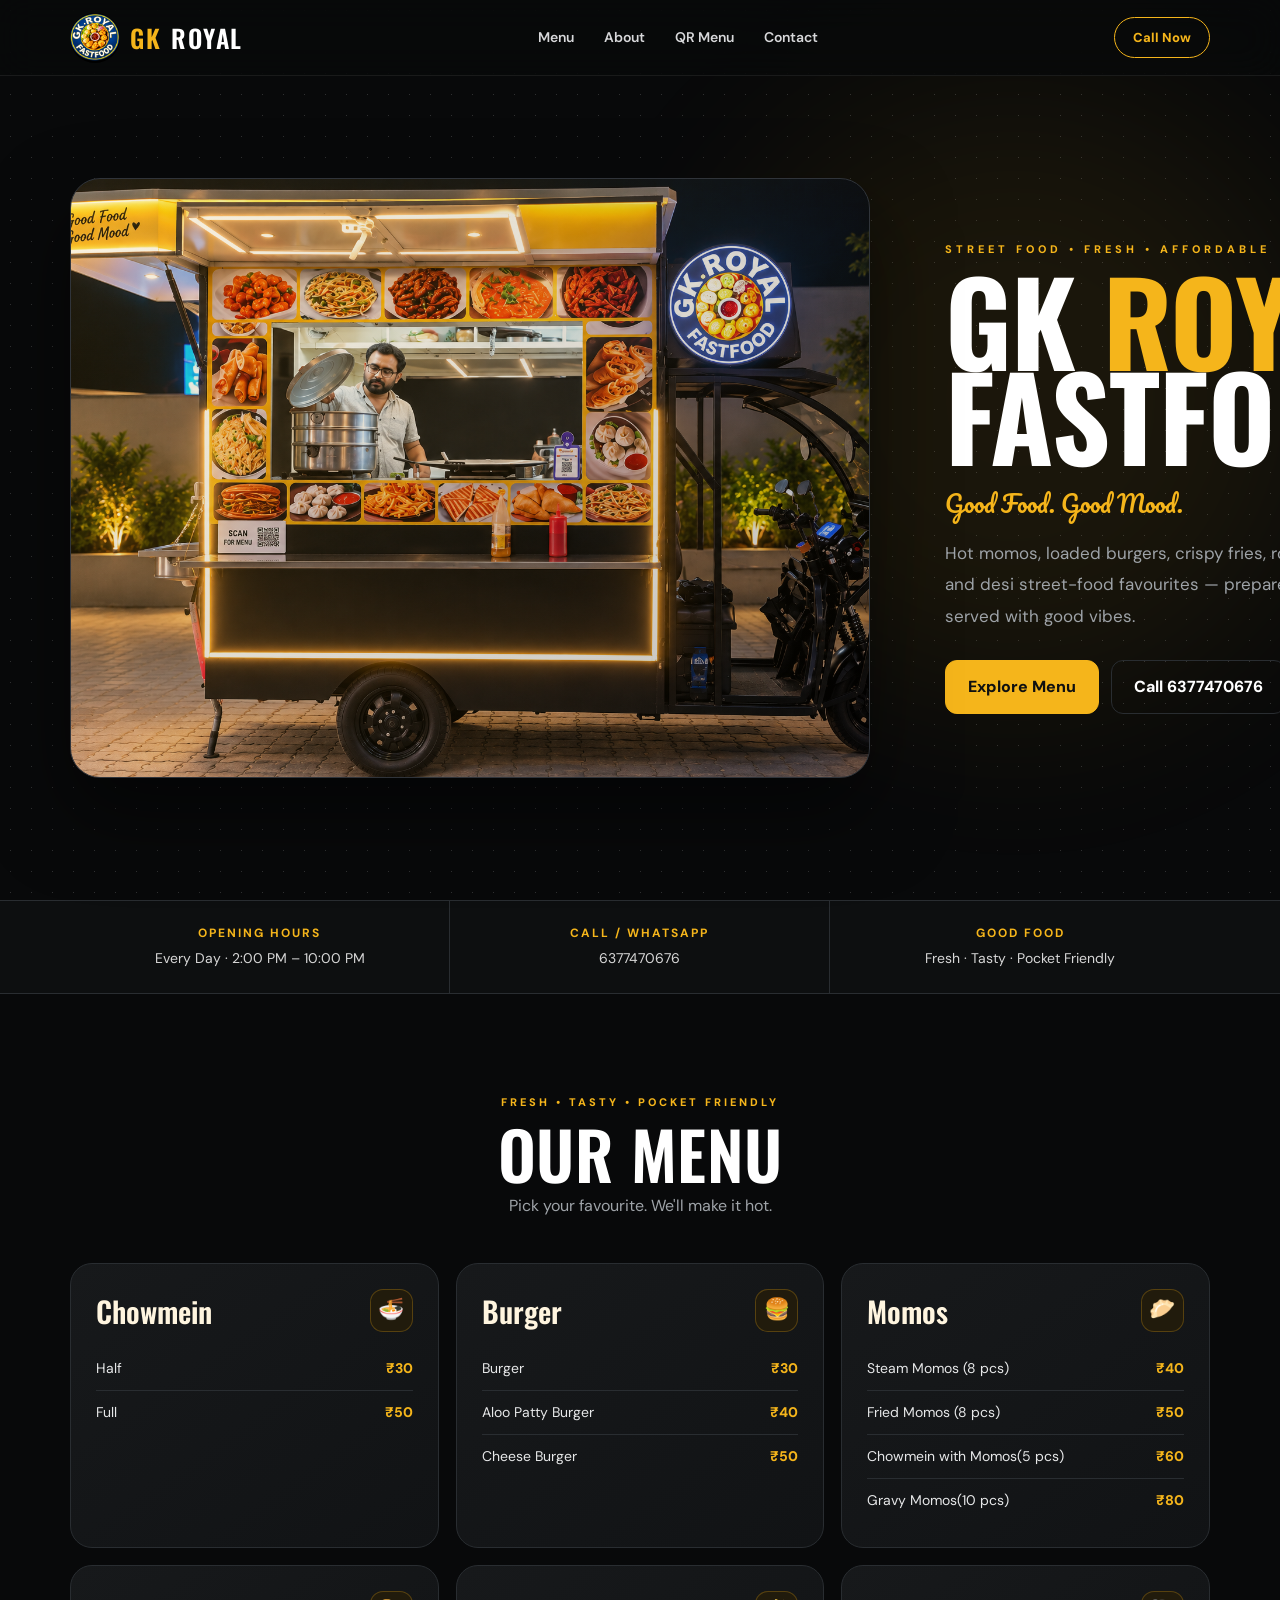
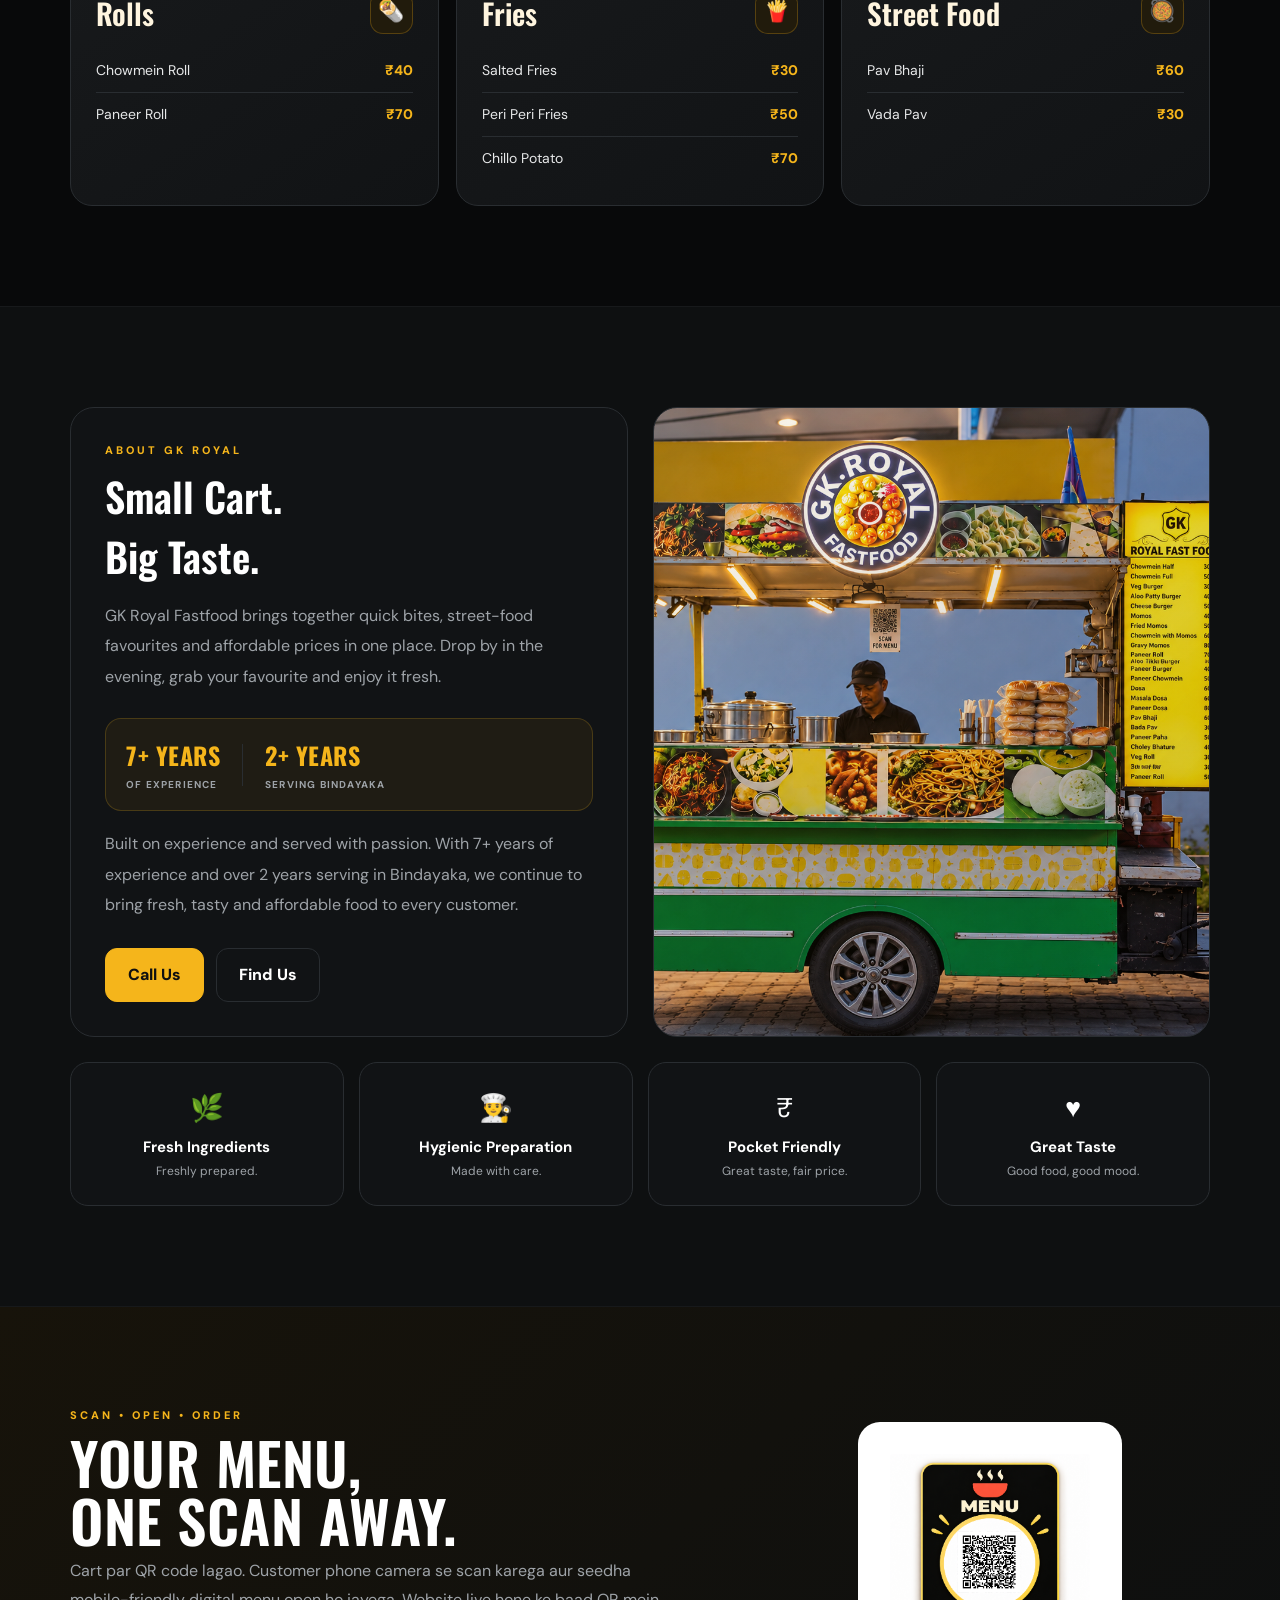
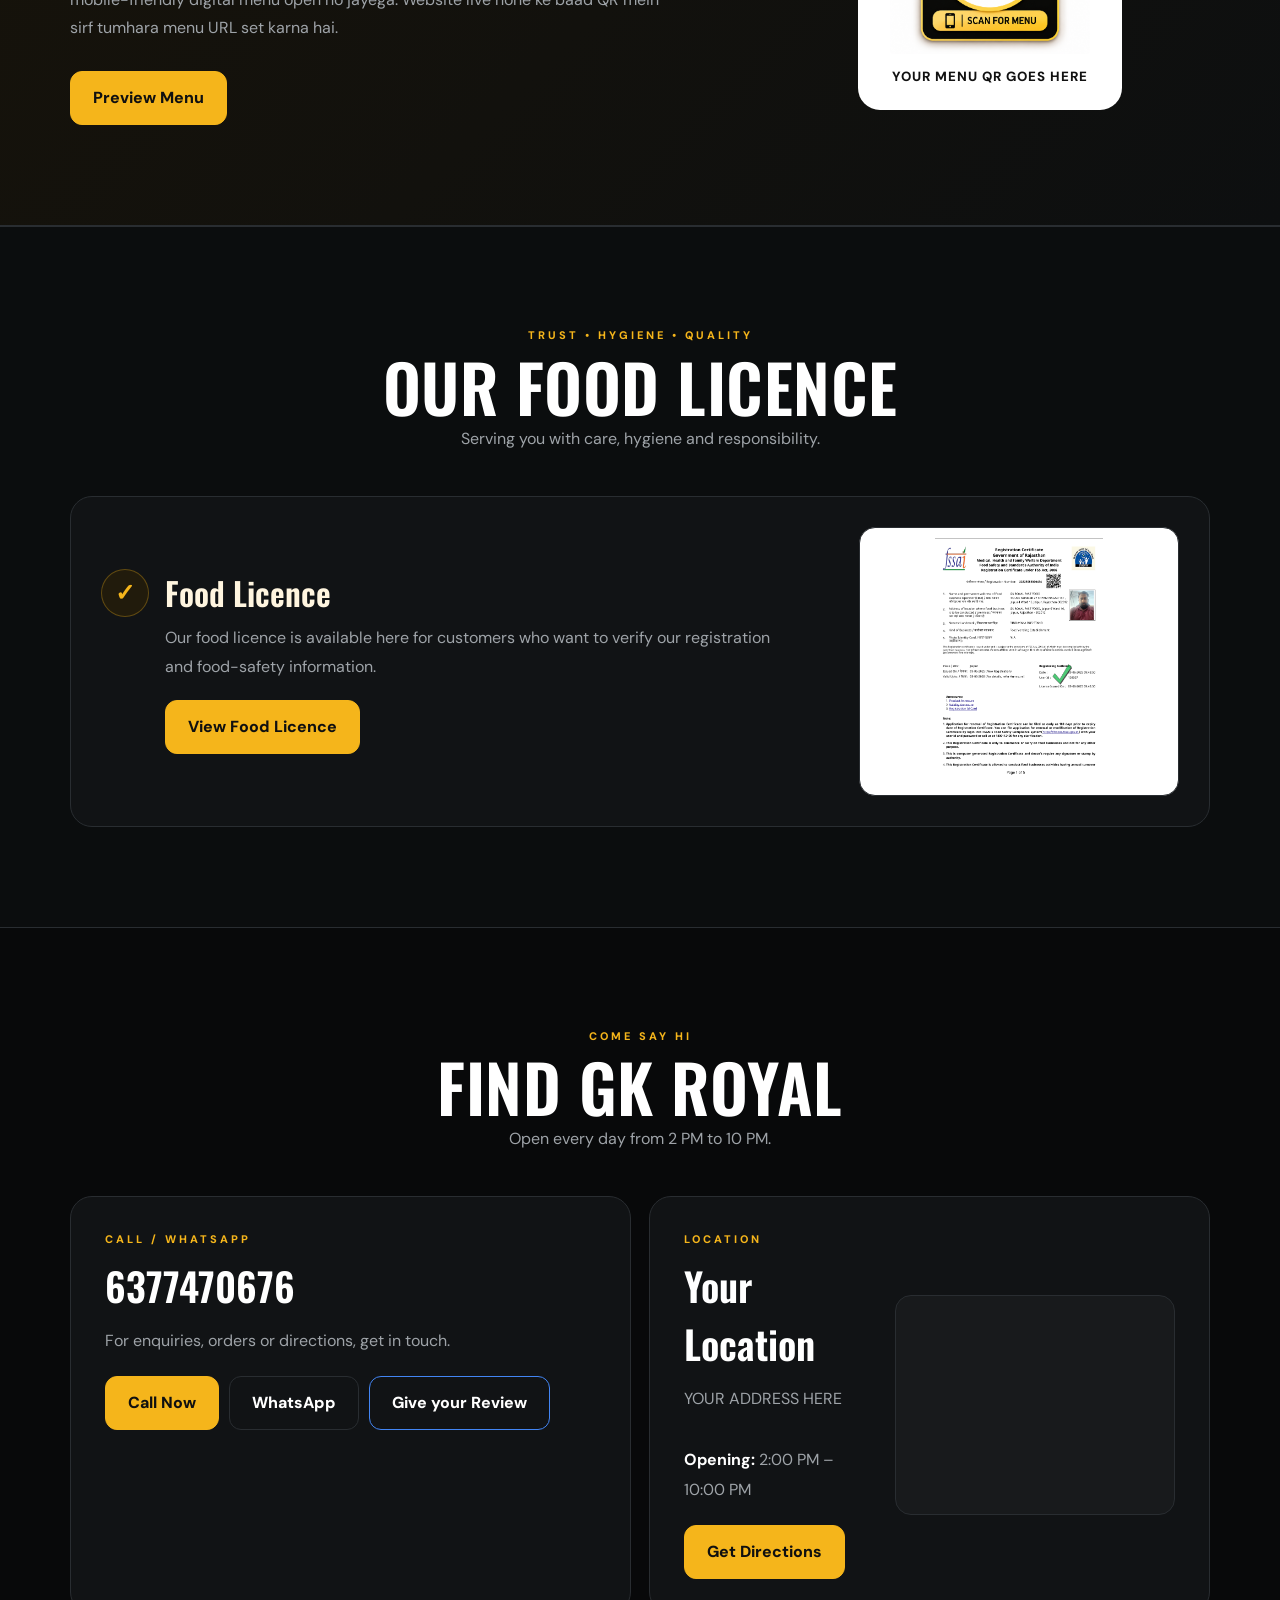
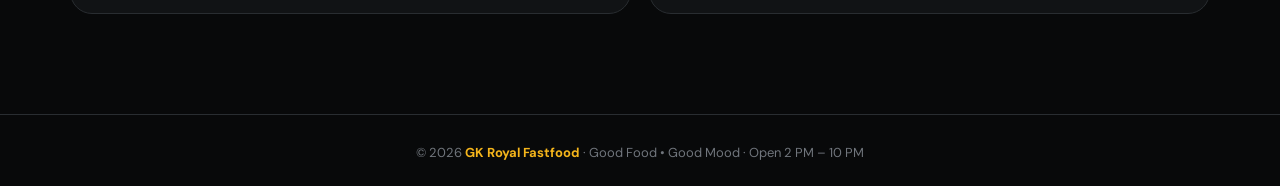
<file: index.html>
<!DOCTYPE html>
<html lang="en">

<head>
  <meta charset="UTF-8">
  <meta name="viewport" content="width=device-width, initial-scale=1.0">
  <title>GK Royal Fastfood | Good Food. Good Mood.</title>
  <meta name="description"
    content="GK Royal Fastfood — fresh, tasty and pocket-friendly street food. Open daily from 2 PM to 10 PM.">
  <link rel="preconnect" href="https://fonts.googleapis.com">
  <link rel="preconnect" href="https://fonts.gstatic.com" crossorigin>
  <link
    href="https://fonts.googleapis.com/css2?family=DM+Sans:wght@400;500;600;700&family=Oswald:wght@500;600;700&family=Pacifico&display=swap"
    rel="stylesheet">
  <link rel="stylesheet" href="index.css">
</head>

<body>
  <div class="nav">
    <div class="container nav-inner">

      <a class="brand" href="#">
        <img src="images/GK ROYAL LOGO.png" alt="GK Royal Fastfood Logo">
        <span>GK</span> ROYAL
      </a>

      <div class="nav-links">
        <a href="#menu">Menu</a>
        <a href="#about">About</a>
        <a href="#qr">QR Menu</a>
        <a href="#contact">Contact</a>
      </div>

      <a class="nav-btn" href="tel:6377470676">
        Call Now
      </a>

    </div>
  </div>

  <header class="hero">
    <div class="container hero-grid">
      <div class="hero-image" aria-label="GK Royal cart photo placeholder">
      </div>
      <div class="hero-copy">
        <div class="eyebrow">STREET FOOD • FRESH • AFFORDABLE</div>
        <h1>GK <span>ROYAL</span><br>FASTFOOD</h1>
        <div class="script">Good Food. Good Mood.</div>
        <p>Hot momos, loaded burgers, crispy fries, rolls, chowmein and desi street-food favourites — prepared fresh and
          served with good vibes.</p>
        <div class="actions"><a class="btn gold" href="menu.html">Explore Menu</a><a class="btn"
            href="tel:6377470676">Call
            6377470676</a></div>
      </div>
    </div>
  </header>

  <div class="info-strip">
    <div class="container info-grid">
      <div class="info"><b>OPENING HOURS</b><span>Every Day · 2:00 PM – 10:00 PM</span></div>
      <div class="info"><b>CALL / WHATSAPP</b><span>6377470676</span></div>
      <div class="info"><b>GOOD FOOD</b><span>Fresh · Tasty · Pocket Friendly</span></div>
    </div>
  </div>

  <section id="menu">
    <div class="container">
      <div class="section-head">
        <div class="mini">FRESH • TASTY • POCKET FRIENDLY</div>
        <h2>OUR MENU</h2>
        <p>Pick your favourite. We'll make it hot.</p>
      </div>
      <div class="menu-grid">
        <div class="menu-card">
          <div class="card-head">
            <h3>Chowmein</h3>
            <div class="icon">🍜</div>
          </div>
          <div class="item"><span>Half</span><b class="price">₹30</b></div>
          <div class="item"><span>Full</span><b class="price">₹50</b></div>
        </div>
        <div class="menu-card">
          <div class="card-head">
            <h3>Burger</h3>
            <div class="icon">🍔</div>
          </div>
          <div class="item"><span>Burger</span><b class="price">₹30</b></div>
          <div class="item"><span>Aloo Patty Burger</span><b class="price">₹40</b></div>
          <div class="item"><span>Cheese Burger</span><b class="price">₹50</b></div>
        </div>
        <div class="menu-card">
          <div class="card-head">
            <h3>Momos</h3>
            <div class="icon">🥟</div>
          </div>
          <div class="item"><span>Steam Momos (8 pcs)</span><b class="price">₹40</b></div>
          <div class="item"><span>Fried Momos (8 pcs)</span><b class="price">₹50</b></div>
          <div class="item"><span>Chowmein with Momos(5 pcs)</span><b class="price">₹60</b></div>
          <div class="item"><span>Gravy Momos(10 pcs)</span><b class="price">₹80</b></div>
        </div>
        <div class="menu-card">
          <div class="card-head">
            <h3>Rolls</h3>
            <div class="icon">🌯</div>
          </div>
          <div class="item"><span>Chowmein Roll</span><b class="price">₹40</b></div>
          <div class="item"><span>Paneer Roll</span><b class="price">₹70</b></div>
        </div>
        <div class="menu-card">
          <div class="card-head">
            <h3>Fries</h3>
            <div class="icon">🍟</div>
          </div>
          <div class="item"><span>Salted Fries</span><b class="price">₹30</b></div>
          <div class="item"><span>Peri Peri Fries</span><b class="price">₹50</b></div>
           <div class="item"><span>Chillo Potato</span><b class="price">₹70</b></div>
        </div>
        <div class="menu-card">
          <div class="card-head">
            <h3>Street Food</h3>
            <div class="icon">🥘</div>
          </div>
          <div class="item"><span>Pav Bhaji</span><b class="price">₹60</b></div>
          <div class="item"><span>Vada Pav</span><b class="price">₹30</b></div>
        </div>
      </div>
    </div>
  </section>

  <section class="about" id="about">
    <div class="container">
      <div class="about-grid">
        <div class="story">
          <div class="mini">ABOUT GK ROYAL</div>
          <h3>Small Cart.<br>Big Taste.</h3>
          <p>GK Royal Fastfood brings together quick bites, street-food favourites and affordable prices in one place.
            Drop by in the evening, grab your favourite and enjoy it fresh.</p>
          <div class="journey-highlight">
            <div class="journey-item">
              <strong>7+ YEARS</strong>
              <span>OF EXPERIENCE</span>
            </div>

            <div class="journey-divider"></div>

            <div class="journey-item">
              <strong>2+ YEARS</strong>
              <span>SERVING BINDAYAKA</span>
            </div>
          </div>

          <p class="journey-text">
            Built on experience and served with passion. With 7+ years of experience
            and over 2 years serving in Bindayaka, we continue to bring fresh, tasty
            and affordable food to every customer.
          </p>
          <div class="actions"><a class="btn gold" href="tel:6377470676">Call Us</a><a class="btn" href="#contact">Find
              Us</a></div>
        </div>
        <div class="gallery-placeholder"></div>
      </div>
      <div class="features">
        <div class="feature">
          <div class="ico">🌿</div>
          <h4>Fresh Ingredients</h4>
          <p>Freshly prepared.</p>
        </div>
        <div class="feature">
          <div class="ico">👨‍🍳</div>
          <h4>Hygienic Preparation</h4>
          <p>Made with care.</p>
        </div>
        <div class="feature">
          <div class="ico">₹</div>
          <h4>Pocket Friendly</h4>
          <p>Great taste, fair price.</p>
        </div>
        <div class="feature">
          <div class="ico">♥</div>
          <h4>Great Taste</h4>
          <p>Good food, good mood.</p>
        </div>
      </div>
    </div>
  </section>

  <section class="qr-section" id="qr">
    <div class="container qr-grid">
      <div class="qr-copy">
        <div class="mini">SCAN • OPEN • ORDER</div>
        <h2>YOUR MENU,<br>ONE SCAN AWAY.</h2>
        <p>Cart par QR code lagao. Customer phone camera se scan karega aur seedha mobile-friendly digital menu open ho
          jayega. Website live hone ke baad QR mein sirf tumhara menu URL set karna hai.</p>
        <div class="actions"><a class="btn gold" href="#menu">Preview Menu</a></div>
      </div>
      <div class="qr-card">
        <div class="qr-box">
          <img src="images/GK Royal final menu.png" alt="GK Royal Menu QR">
        </div><small>YOUR MENU QR GOES HERE</small>
      </div>
    </div>
  </section>

  <section class="license-section" id="license">
    <div class="container">
      <div class="section-head">
        <div class="mini">TRUST • HYGIENE • QUALITY</div>
        <h2>OUR FOOD LICENCE</h2>
        <p>Serving you with care, hygiene and responsibility.</p>
      </div>

      <div class="license-card">
        <div class="license-copy">
          <div class="license-icon">✓</div>
          <div>
            <h3>Food Licence</h3>
            <p>
              Our food licence is available here for customers who want to
              verify our registration and food-safety information.
            </p>
            <div class="license-actions">
              <a class="btn gold" href="document/Gk Royal licence.pdf" target="_blank" rel="noopener">
                View Food Licence
              </a>
            </div>
          </div>
        </div>

        <div class="license-image">
          <img src="images/Food licence.png" alt="GK Royal Fastfood Food Licence">
        </div>
      </div>
    </div>
  </section>

  <section id="contact">
    <div class="container">
      <div class="section-head">
        <div class="mini">COME SAY HI</div>
        <h2>FIND GK ROYAL</h2>
        <p>Open every day from 2 PM to 10 PM.</p>
      </div>
      <div class="contact-grid">
        <div class="contact-card">
          <div class="mini">CALL / WHATSAPP</div>
          <h3>6377470676</h3>
          <p>For enquiries, orders or directions, get in touch.</p>
          <div class="contact-actions"><a class="btn gold" href="tel:6377470676">Call Now</a><a class="btn"
              href="https://wa.me/916377470676">WhatsApp</a><a class="btn review-btn"
              href="https://www.google.com/search?hl=en-IN&gl=in&q=GK+royal+fast+food,+Sivar+Mood,+D+Mart,+Sirsi+Rd,+Bindayaka,+Jaipur,+Jaipur+Nagar+Nigam+Area,+Rajasthan+302012&ludocid=14726563156544121997&lsig=AB86z5VVkem6lqxUvRFKSVukBQHG#lrd=0x396c4d1aeb3c0827:0xcc5f432a8c2aec8d,3 "
              target="_blank" rel="noopener">Give your Review</a></div>
        </div>
        <div class="contact-card location-card">

          <div class="location-content">
            <div class="mini">LOCATION</div>

            <h3>Your Location</h3>

            <p>
              YOUR ADDRESS HERE
              <br><br>
              <strong style="color:#fff">Opening:</strong>
              2:00 PM – 10:00 PM
            </p>

            <div class="contact-actions">
              <a class="btn gold" href="https://maps.app.goo.gl/VFxwfspVwve5857P8">
                Get Directions
              </a>
            </div>
          </div>

          <div class="map-container">
            <iframe
              src="https://www.google.com/maps/embed?pb=!1m14!1m12!1m3!1d282.5570918951624!2d75.65954008421873!3d26.921258793442814!2m3!1f0!2f0!3f0!3m2!1i1024!2i768!4f13.1!5e1!3m2!1sen!2sin!4v1789935659022!5m2!1sen!2sin"
              width="600" height="450" style="border:0;" allowfullscreen="" loading="lazy"
              referrerpolicy="strict-origin-when-cross-origin"></iframe>
          </div>

        </div>
      </div>
    </div>
  </section>



  <footer>© 2026 <b>GK Royal Fastfood</b> · Good Food • Good Mood · Open 2 PM – 10 PM</footer>
</body>

</html>
</file>
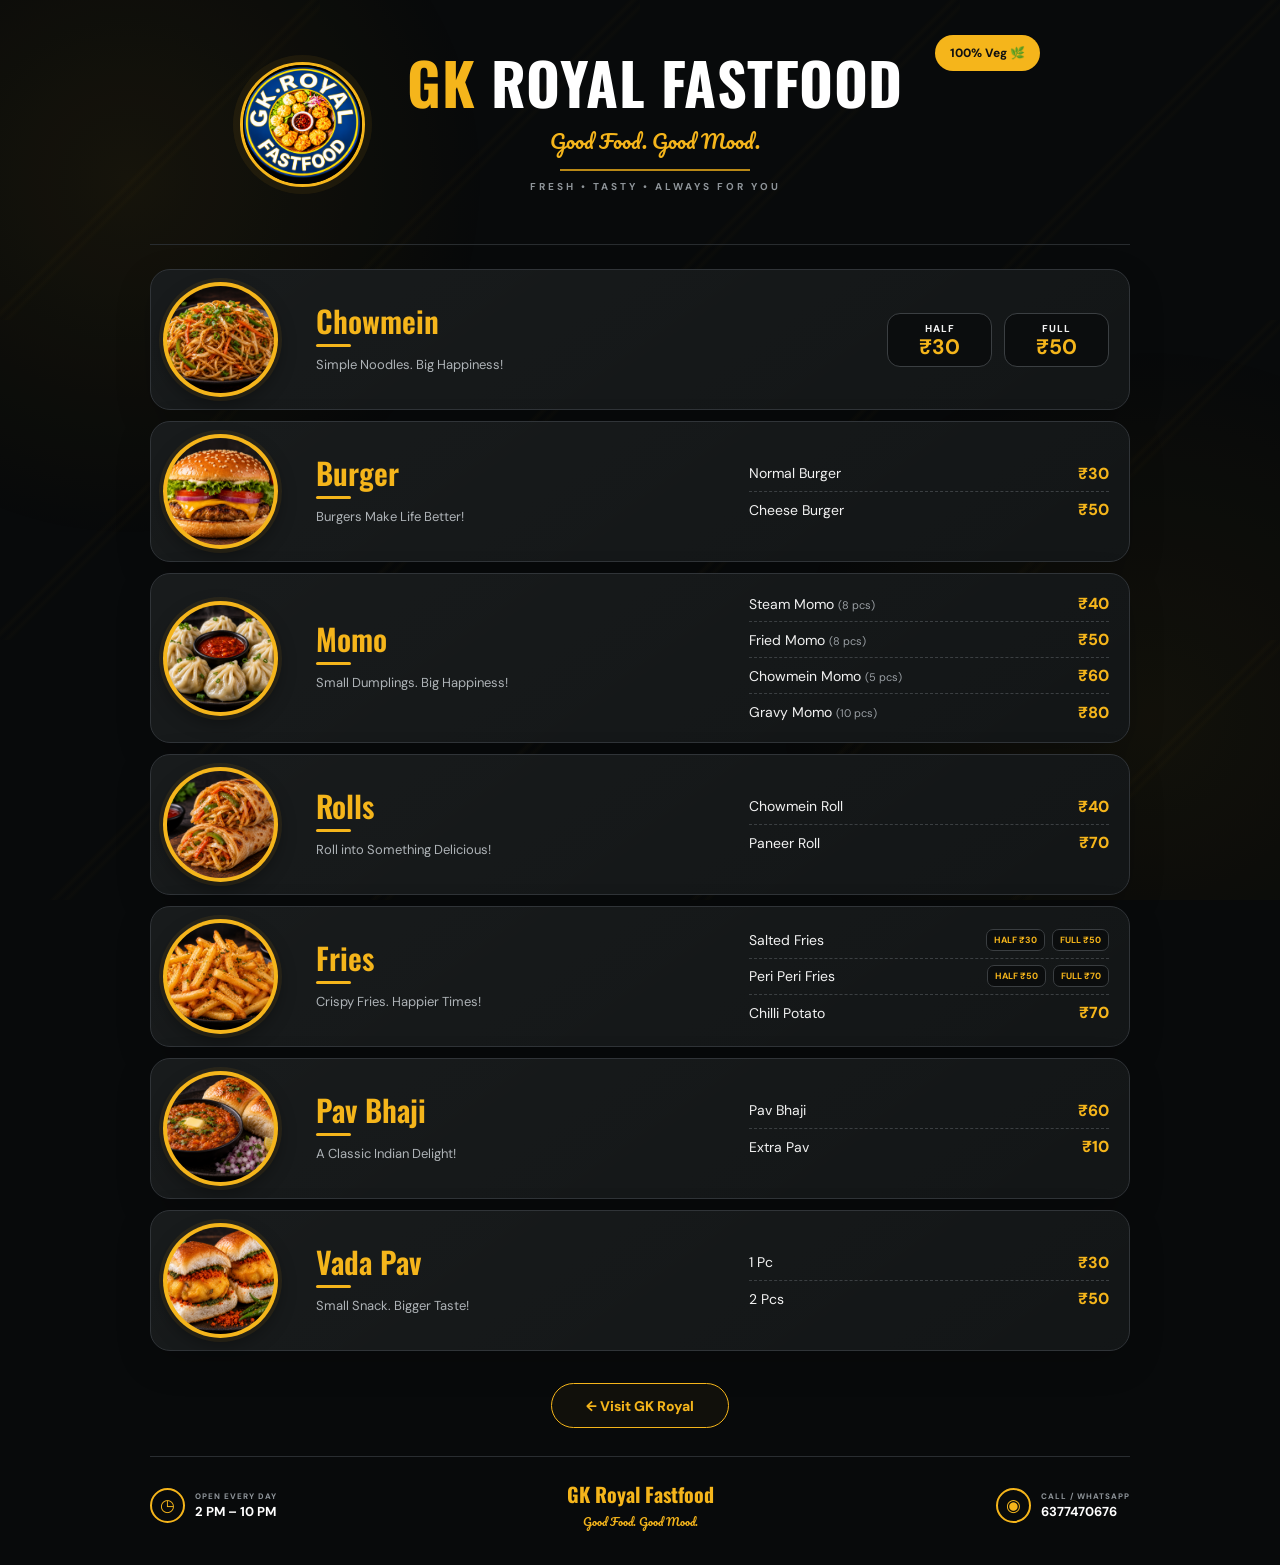
<file: menu.html>
<!DOCTYPE html>
<html lang="en">
<head>
    <meta charset="UTF-8">
    <meta name="viewport" content="width=device-width, initial-scale=1">
    <title>GK Royal | Digital Menu</title>

    <link rel="preconnect" href="https://fonts.googleapis.com">
    <link rel="preconnect" href="https://fonts.gstatic.com" crossorigin>
    <link href="https://fonts.googleapis.com/css2?family=DM+Sans:wght@400;500;600;700;800&family=Oswald:wght@500;600;700&family=Pacifico&display=swap" rel="stylesheet">

    <link rel="stylesheet" href="menu.css">
</head>

<body>
<div class="page">

    <header class="menu-header">
        <div class="brand-logo-wrap">
            <img class="logo" src="images/GK ROYAL LOGO.png" alt="GK Royal Fastfood">
        </div>

        <div class="brand-copy">
            <h1><span>GK</span> ROYAL FASTFOOD</h1>
            <p class="tag">Good Food. Good Mood.</p>
            <div class="header-line"></div>
            <p class="sub-tag">FRESH • TASTY • ALWAYS FOR YOU</p>
        </div>

        <div class="veg-badge">100% Veg <span>🌿</span></div>
    </header>

    <main class="menu">

        <!-- CHOWMEIN -->
        <section class="menu-card">
            <div class="food-image">
                <img src="images/Chowmin.png" alt="Chowmein">
            </div>

            <div class="category">
                <h2>Chowmein</h2>
                <p class="category-tag">Simple Noodles. Big Happiness!</p>
            </div>

            <div class="items size-items">
                <div class="size-price">
                    <span>HALF</span>
                    <strong>₹30</strong>
                </div>
                <div class="size-price">
                    <span>FULL</span>
                    <strong>₹50</strong>
                </div>
            </div>
        </section>

        <!-- BURGER -->
        <section class="menu-card">
            <div class="food-image">
                <img src="images/Burger.png" alt="Burger">
            </div>

            <div class="category">
                <h2>Burger</h2>
                <p class="category-tag">Burgers Make Life Better!</p>
            </div>

            <div class="items">
                <div class="item-row">
                    <span>Normal Burger</span>
                    <strong>₹30</strong>
                </div>
                <div class="item-row">
                    <span>Cheese Burger</span>
                    <strong>₹50</strong>
                </div>
            </div>
        </section>

        <!-- MOMO -->
        <section class="menu-card">
            <div class="food-image">
                <img src="images/MOMO.png" alt="Momo">
            </div>

            <div class="category">
                <h2>Momo</h2>
                <p class="category-tag">Small Dumplings. Big Happiness!</p>
            </div>

            <div class="items">
                <div class="item-row">
                    <span>Steam Momo <small>(8 pcs)</small></span>
                    <strong>₹40</strong>
                </div>
                <div class="item-row">
                    <span>Fried Momo <small>(8 pcs)</small></span>
                    <strong>₹50</strong>
                </div>
                <div class="item-row">
                    <span>Chowmein Momo <small>(5 pcs)</small></span>
                    <strong>₹60</strong>
                </div>
                <div class="item-row">
                    <span>Gravy Momo <small>(10 pcs)</small></span>
                    <strong>₹80</strong>
                </div>
            </div>
        </section>

        <!-- ROLLS -->
        <section class="menu-card">
            <div class="food-image">
                <img src="images/Roll.png" alt="Rolls">
            </div>

            <div class="category">
                <h2>Rolls</h2>
                <p class="category-tag">Roll into Something Delicious!</p>
            </div>

            <div class="items">
                <div class="item-row">
                    <span>Chowmein Roll</span>
                    <strong>₹40</strong>
                </div>
                <div class="item-row">
                    <span>Paneer Roll</span>
                    <strong>₹70</strong>
                </div>
            </div>
        </section>

        <!-- FRIES -->
        <section class="menu-card">
            <div class="food-image">
                <img src="images/Fries.png" alt="Fries">
            </div>

            <div class="category">
                <h2>Fries</h2>
                <p class="category-tag">Crispy Fries. Happier Times!</p>
            </div>

            <div class="items fries-items">
                <div class="item-row">
                    <span>Salted Fries</span>
                    <div class="mini-prices">
                        <b>HALF ₹30</b>
                        <b>FULL ₹50</b>
                    </div>
                </div>
                <div class="item-row">
                    <span>Peri Peri Fries</span>
                    <div class="mini-prices">
                        <b>HALF ₹50</b>
                        <b>FULL ₹70</b>
                    </div>
                </div>
                <div class="item-row">
                    <span>Chilli Potato</span>
                    <strong>₹70</strong>
                </div>
            </div>
        </section>

        <!-- PAV BHAJI -->
        <section class="menu-card">
            <div class="food-image">
                <img src="images/Pav Bhaji.png" alt="Pav Bhaji">
            </div>

            <div class="category">
                <h2>Pav Bhaji</h2>
                <p class="category-tag">A Classic Indian Delight!</p>
            </div>

            <div class="items">
                <div class="item-row">
                    <span>Pav Bhaji</span>
                    <strong>₹60</strong>
                </div>
                <div class="item-row">
                    <span>Extra Pav</span>
                    <strong>₹10</strong>
                </div>
            </div>
        </section>

        <!-- VADA PAV -->
        <section class="menu-card">
            <div class="food-image">
                <img src="images/Vada Pav.png" alt="Vada Pav">
            </div>

            <div class="category">
                <h2>Vada Pav</h2>
                <p class="category-tag">Small Snack. Bigger Taste!</p>
            </div>

            <div class="items">
                <div class="item-row">
                    <span>1 Pc</span>
                    <strong>₹30</strong>
                </div>
                <div class="item-row">
                    <span>2 Pcs</span>
                    <strong>₹50</strong>
                </div>
            </div>
        </section>

    </main>

    <div class="back-home">
        <a href="index.html">← Visit GK Royal</a>
    </div>

    <footer>
        <div class="footer-box">
            <div class="footer-item">
                <span class="footer-icon">◷</span>
                <div>
                    <small>OPEN EVERY DAY</small>
                    <strong>2 PM – 10 PM</strong>
                </div>
            </div>

            <div class="footer-brand">
                <strong>GK Royal Fastfood</strong>
                <span>Good Food. Good Mood.</span>
            </div>

            <div class="footer-item">
                <span class="footer-icon">◉</span>
                <div>
                    <small>CALL / WHATSAPP</small>
                    <strong>6377470676</strong>
                </div>
            </div>
        </div>
    </footer>

</div>
</body>
</html>
</file>
<file: index.css>
:root {
    --bg: #08090a;
    --panel: #111315;
    --panel2: #17191b;
    --gold: #f5b51b;
    --gold2: #ffd96a;
    --cream: #fff5df;
    --muted: #9ea3a8;
    --line: #292d31
}

* {
    box-sizing: border-box;
    margin: 0;
    padding: 0
}

html {
    scroll-behavior: smooth
}

body {
    font-family: "DM Sans", sans-serif;
    background: var(--bg);
    color: #fff;
    line-height: 1.5;
    overflow-x: hidden
}

body:before {
    content: "";
    position: fixed;
    inset: 0;
    pointer-events: none;
    z-index: -1;
    opacity: .16;
    background-image: radial-gradient(#fff .65px, transparent .65px);
    background-size: 21px 21px
}

a {
    text-decoration: none;
    color: inherit
}

.container {
    width: min(1140px, 92%);
    margin: auto
}

.nav {
    height: 76px;
    position: fixed;
    inset: 0 0 auto;
    z-index: 100;
    background: rgba(8, 9, 10, .78);
    backdrop-filter: blur(18px);
    border-bottom: 1px solid rgba(255, 255, 255, .07)
}

.nav-inner {
    height: 100%;
    display: flex;
    align-items: center;
    justify-content: space-between
}

.brand {
    display: flex;
    align-items: center;
    gap: 10px;

    font: 600 25px Oswald, sans-serif;
    letter-spacing: 1.5px;

    white-space: nowrap;
}

.brand img {
    width: 50px;
    height: 50px;

    object-fit: contain;
    border-radius: 50%;

    flex-shrink: 0;
}

.brand span {
    color: var(--gold);
}

.nav-links {
    display: flex;
    gap: 30px;
    font-size: 14px;
    font-weight: 600;
    color: #d7d8da
}

.nav-links a {
    transition: .2s
}

.nav-links a:hover {
    color: var(--gold)
}

.nav-btn {
    padding: 10px 18px;
    border: 1px solid var(--gold);
    border-radius: 999px;
    color: var(--gold);
    font-size: 13px;
    font-weight: 800
}

.hero {
    min-height: 100vh;
    padding: 135px 0 80px;
    position: relative;
    display: flex;
    align-items: center
}

.hero:after {
    content: "";
    position: absolute;
    width: 620px;
    height: 620px;
    border-radius: 50%;
    background: var(--gold);
    opacity: .08;
    filter: blur(100px);
    left: 55%;
    top: 10%;
    z-index: -1
}

.hero-grid {
    display: grid;
    grid-template-columns: 1.02fr .98fr;
    gap: 75px;
    align-items: center
}

.hero-image {
    height: 600px;
    width: 800px;
    border-radius: 30px;
    border: 1px solid #30343a;
    background:
        linear-gradient(135deg, rgba(245, 181, 27, .12), rgba(0, 0, 0, .25)),
        url("images/Cart1.png") center/cover no-repeat;
    box-shadow: 0 35px 80px rgba(0, 0, 0, .5);
    position: relative;
    overflow: hidden
}

.hero-image:after {
    position: absolute;
    inset: auto 20px 20px auto;
    background: rgba(0, 0, 0, .72);
    border: 1px solid rgba(255, 255, 255, .12);
    border-radius: 999px;
    padding: 8px 13px;
    color: #aaa;
    font-size: 10px;
    letter-spacing: 2px
}

.eyebrow {
    color: var(--gold);
    font-size: 11px;
    font-weight: 800;
    letter-spacing: 4px;
    margin-bottom: 15px
}

h1 {
    font: 700 clamp(70px, 9vw, 118px)/.82 Oswald, sans-serif;
    letter-spacing: -1px
}

h1 span {
    color: var(--gold)
}

.script {
    font: 23px Pacifico, cursive;
    color: var(--gold);
    margin: 22px 0 15px
}

.hero-copy>p {
    max-width: 540px;
    color: var(--muted);
    font-size: 17px;
    line-height: 1.85
}

.actions {
    display: flex;
    gap: 12px;
    flex-wrap: wrap;
    margin-top: 28px
}

.btn {
    padding: 14px 22px;
    border-radius: 12px;
    border: 1px solid var(--line);
    font-weight: 800;
    transition: .22s
}

.btn.gold {
    background: var(--gold);
    border-color: var(--gold);
    color: #101010
}

.btn:hover {
    transform: translateY(-3px);
    box-shadow: 0 12px 28px rgba(245, 181, 27, .14)
}

.info-strip {
    border-top: 1px solid var(--line);
    border-bottom: 1px solid var(--line);
    background: #0d0f10
}

.info-grid {
    display: grid;
    grid-template-columns: repeat(3, 1fr)
}

.info {
    padding: 23px;
    text-align: center;
    border-right: 1px solid var(--line)
}

.info:last-child {
    border: 0
}

.info b {
    display: block;
    color: var(--gold);
    font-size: 12px;
    letter-spacing: 2px;
    margin-bottom: 4px
}

.info span {
    color: #d7d7d7;
    font-size: 14px
}

section {
    padding: 100px 0
}

.section-head {
    text-align: center;
    margin-bottom: 45px
}

.mini {
    color: var(--gold);
    font-size: 11px;
    font-weight: 800;
    letter-spacing: 3px
}

h2 {
    font: 600 clamp(46px, 6vw, 66px)/1 Oswald, sans-serif;
    margin: 9px 0 8px;
    letter-spacing: .5px
}

.section-head p {
    color: var(--muted)
}

.menu-grid {
    display: grid;
    grid-template-columns: repeat(3, 1fr);
    gap: 17px
}

.menu-card {
    background: linear-gradient(145deg, var(--panel2), var(--panel));
    border: 1px solid var(--line);
    border-radius: 22px;
    padding: 25px;
    transition: .25s
}

.menu-card:hover {
    transform: translateY(-4px);
    border-color: rgba(245, 181, 27, .55)
}

.card-head {
    display: flex;
    align-items: center;
    justify-content: space-between;
    margin-bottom: 15px
}

.card-head h3 {
    font: 600 29px Oswald, sans-serif;
    color: var(--cream)
}

.icon {
    height: 43px;
    width: 43px;
    display: grid;
    place-items: center;
    background: #211b0c;
    border: 1px solid rgba(245, 181, 27, .25);
    border-radius: 13px;
    font-size: 21px
}

.item {
    display: flex;
    justify-content: space-between;
    gap: 15px;
    padding: 11px 0;
    border-bottom: 1px solid #292d31;
    font-size: 14px;
    color: #e7e8e9
}

.item:last-child {
    border-bottom: 0
}

.price {
    color: var(--gold);
    font-weight: 800
}

.about {
    background: #0e1011;
    border-top: 1px solid #17191b;
    border-bottom: 1px solid #17191b
}

.about-grid {
    display: grid;
    grid-template-columns: 1fr 1fr;
    gap: 25px;
    align-items: stretch
}

.story,
.gallery-placeholder {
    background: var(--panel);
    border: 1px solid var(--line);
    border-radius: 24px;
    padding: 34px
}

.story h3 {
    font: 600 40px Oswald, sans-serif;
    margin: 8px 0 15px
}

.story p {
    color: var(--muted);
    line-height: 1.9
}

.gallery-placeholder {
    min-height: 320px;
    background:
        linear-gradient(135deg, rgba(245, 181, 27, .08), rgba(0, 0, 0, .2)),
        url("images/Cart2.png") center/cover no-repeat;
    display: flex;
    align-items: end
}

.features {
    display: grid;
    grid-template-columns: repeat(4, 1fr);
    gap: 15px;
    margin-top: 25px
}

.feature {
    background: var(--panel);
    border: 1px solid var(--line);
    border-radius: 18px;
    padding: 25px 15px;
    text-align: center
}

.feature .ico {
    font-size: 27px;
    margin-bottom: 7px
}

.feature h4 {
    font-size: 15px
}

.feature p {
    font-size: 12px;
    color: var(--muted);
    margin-top: 4px
}

.qr-section {
    background: linear-gradient(135deg, #17130a, #0d0f10);
    border-bottom: 1px solid var(--line)
}

.qr-grid {
    display: grid;
    grid-template-columns: 1.2fr .8fr;
    gap: 40px;
    align-items: center
}

.qr-copy h2 {
    font-size: 58px
}

.qr-copy p {
    color: var(--muted);
    max-width: 600px;
    line-height: 1.8
}

.qr-card {
    background: #fff;
    color: #111;
    padding: 22px;
    border-radius: 22px;
    max-width: 280px;
    text-align: center;
    justify-self: center
}

.qr-box {
    display: flex;
    justify-content: center;
    align-items: center;
}

.qr-box img {
    width: 220px;
    height: 220px;
    object-fit: contain;
    border-radius: 14px;
    background: #fff;
    padding: 10px;
}

.qr-card small {
    font-weight: 800;
    letter-spacing: 1px
}

.contact-grid {
    display: grid;
    grid-template-columns: 1fr 1fr;
    gap: 18px
}

.contact-card {
    background: var(--panel);
    border: 1px solid var(--line);
    border-radius: 22px;
    padding: 34px
}

.contact-card h3 {
    font: 600 39px Oswald, sans-serif;
    margin: 8px 0 12px
}

.contact-card p {
    color: var(--muted);
    line-height: 1.9
}

.contact-actions {
    display: flex;
    gap: 10px;
    flex-wrap: wrap;
    margin-top: 20px
}

.location-card {
    display: grid;
    grid-template-columns: 1fr 280px;
    gap: 25px;
    align-items: center;
}

.location-content {
    min-width: 0;
}

.map-container {
    width: 100%;
    height: 220px;
    border-radius: 16px;
    overflow: hidden;
    border: 1px solid var(--line);
    background: #181a1c;
}

.map-container iframe {
    width: 100%;
    height: 100%;
    display: block;
    border: 0;
}

footer {
    border-top: 1px solid var(--line);
    padding: 28px;
    text-align: center;
    color: #70757c;
    font-size: 13px
}

footer b {
    color: var(--gold)
}

@media(max-width:900px) {
    .hero-grid {
        grid-template-columns: 1fr;
        gap: 35px
    }

    .hero-image {
        height: 430px
    }

    .hero-copy {
        text-align: center
    }

    .hero-copy>p {
        margin: auto
    }

    .actions {
        justify-content: center
    }

    .menu-grid {
        grid-template-columns: 1fr 1fr
    }

    .about-grid,
    .qr-grid,
    .contact-grid {
        grid-template-columns: 1fr
    }

    .qr-copy {
        text-align: center
    }

    .qr-copy p {
        margin: auto
    }

    .qr-card {
        justify-self: center
    }

    .features {
        grid-template-columns: 1fr 1fr
    }
}

@media(max-width:600px) {
    .nav-links {
        display: none
    }

    .nav-btn {
        padding: 9px 13px
    }

    .info-grid {
        grid-template-columns: 1fr
    }

    .info {
        border-right: 0;
        border-bottom: 1px solid var(--line)
    }

    .info:last-child {
        border: 0
    }

    .menu-grid {
        grid-template-columns: 1fr
    }

    .hero {
        padding-top: 105px
    }

    .hero-image {
        height: 350px
    }

    h1 {
        font-size: 70px
    }

    .script {
        font-size: 20px
    }

    .features {
        grid-template-columns: 1fr 1fr
    }

    .story,
    .gallery-placeholder {
        padding: 24px
    }
}

/* =========================================================
   GK ROYAL — FINAL RESPONSIVE SYSTEM
   Mobile-first refinements for Android, iPhone and tablets
   ========================================================= */

html {
    -webkit-text-size-adjust: 100%;
    text-size-adjust: 100%;
    overflow-x: hidden;
}

body {
    width: 100%;
    min-width: 0;
    overflow-x: hidden;
    -webkit-tap-highlight-color: transparent;
}

img,
video,
svg {
    max-width: 100%;
    height: auto;
}

button,
a,
input,
textarea,
select {
    font: inherit;
}

a,
button {
    touch-action: manipulation;
}

/* ---------- 1200px and below ---------- */
@media (max-width: 1200px) {
    .container {
        width: min(94%, 1080px);
    }

    .hero-grid {
        gap: 45px;
    }

    .hero-image {
        width: 100%;
        height: 560px;
    }
}

/* ---------- 1024px and below ---------- */
@media (max-width: 1024px) {
    .container {
        width: min(94%, 960px);
    }

    .hero {
        padding: 120px 0 65px;
    }

    .hero-grid {
        gap: 38px;
    }

    h1 {
        font-size: clamp(62px, 8vw, 92px);
    }

    .hero-image {
        height: 500px;
    }

    .menu-grid {
        grid-template-columns: repeat(2, minmax(0, 1fr));
    }
}

/* ---------- 900px and below ---------- */
@media (max-width: 900px) {
    .hero-grid {
        grid-template-columns: 1fr;
        gap: 32px;
    }

    .hero-image {
        width: 100%;
        height: min(58vw, 440px);
        min-height: 310px;
        max-height: 440px;
    }

    .hero-copy {
        text-align: center;
        max-width: 700px;
        margin: 0 auto;
    }

    .hero-copy>p {
        margin-left: auto;
        margin-right: auto;
    }

    .actions {
        justify-content: center;
    }

    .about-grid,
    .qr-grid,
    .contact-grid {
        grid-template-columns: 1fr;
    }

    .qr-copy {
        text-align: center;
    }

    .qr-copy p {
        margin-left: auto;
        margin-right: auto;
    }

    .qr-card {
        justify-self: center;
    }

    .location-card {
        grid-template-columns: 1fr 280px;
    }

    .features {
        grid-template-columns: repeat(2, minmax(0, 1fr));
    }
}

/* ---------- 768px and below ---------- */
@media (max-width: 768px) {
    .container {
        width: min(92%, 680px);
    }

    .nav {
        height: 68px;
    }

    .nav-inner {
        height: 68px;
    }

    .brand {
        font-size: 22px;
    }

    .brand img {
        width: 46px;
        height: 46px;
    }

    .nav-btn {
        min-height: 42px;
        display: inline-flex;
        align-items: center;
        justify-content: center;
        padding: 9px 15px;
    }

    .hero {
        min-height: auto;
        padding: 105px 0 55px;
    }

    .hero-image {
        height: min(62vw, 430px);
        min-height: 290px;
        border-radius: 22px;
    }

    .eyebrow {
        font-size: 10px;
        letter-spacing: 3px;
    }

    h1 {
        font-size: clamp(58px, 13vw, 88px);
        line-height: .86;
    }

    .script {
        font-size: 21px;
        margin: 18px 0 12px;
    }

    .hero-copy>p {
        font-size: 15px;
        line-height: 1.7;
    }

    .btn {
        min-height: 46px;
        display: inline-flex;
        align-items: center;
        justify-content: center;
    }

    .info-grid {
        grid-template-columns: repeat(3, 1fr);
    }

    .info {
        padding: 18px 10px;
    }

    .info b {
        font-size: 10px;
        letter-spacing: 1.5px;
    }

    .info span {
        font-size: 12px;
    }

    section {
        padding: 72px 0;
    }

    h2 {
        font-size: clamp(42px, 9vw, 58px);
    }

    .menu-grid {
        grid-template-columns: repeat(2, minmax(0, 1fr));
        gap: 13px;
    }

    .menu-card {
        min-width: 0;
        padding: 19px;
        border-radius: 18px;
    }

    .card-head h3 {
        font-size: 25px;
    }

    .item {
        gap: 8px;
        padding: 10px 0;
        font-size: 13px;
    }

    .item span {
        min-width: 0;
        overflow-wrap: anywhere;
    }

    .story,
    .gallery-placeholder,
    .contact-card {
        min-width: 0;
    }

    .gallery-placeholder {
        min-height: 300px;
    }

    .qr-copy h2 {
        font-size: clamp(42px, 9vw, 58px);
    }

    .location-card {
        grid-template-columns: 1fr 250px;
        gap: 20px;
    }

    .map-container {
        height: 210px;
    }
}

/* ---------- 600px and below: real phone layout ---------- */
@media (max-width: 600px) {
    .container {
        width: calc(100% - 28px);
        max-width: none;
    }

    .nav {
        height: 62px;
    }

    .nav-inner {
        height: 62px;
    }

    .nav-links {
        display: none;
    }

    .brand {
        font-size: 20px;
        gap: 8px;
        letter-spacing: 1px;
    }

    .brand img {
        width: 42px;
        height: 42px;
    }

    .nav-btn {
        font-size: 11px;
        min-height: 40px;
        padding: 8px 12px;
    }

    .hero {
        padding: 88px 0 42px;
    }

    .hero-grid {
        gap: 24px;
    }

    .hero-image {
        width: 100%;
        height: 82vw;
        min-height: 260px;
        max-height: 390px;
        border-radius: 18px;
    }

    .hero-image:after {
        display: none;
    }

    .eyebrow {
        font-size: 9px;
        letter-spacing: 2.1px;
        line-height: 1.5;
        margin-bottom: 10px;
    }

    h1 {
        font-size: clamp(53px, 17vw, 76px);
        letter-spacing: -.5px;
    }

    .script {
        font-size: 18px;
        margin: 15px 0 10px;
    }

    .hero-copy>p {
        font-size: 14px;
        line-height: 1.65;
    }

    .actions {
        width: 100%;
        gap: 9px;
    }

    .actions .btn {
        flex: 1 1 145px;
        width: 100%;
        min-width: 0;
        padding: 11px 12px;
        font-size: 13px;
    }

    .info-grid {
        grid-template-columns: 1fr;
    }

    .info {
        border-right: 0;
        border-bottom: 1px solid var(--line);
        padding: 15px 10px;
    }

    .info:last-child {
        border-bottom: 0;
    }

    .info b {
        font-size: 9px;
        letter-spacing: 1.5px;
    }

    .info span {
        font-size: 12px;
    }

    section {
        padding: 58px 0;
    }

    .section-head {
        margin-bottom: 25px;
    }

    .mini {
        font-size: 9px;
        letter-spacing: 2px;
    }

    h2 {
        font-size: clamp(40px, 12vw, 52px);
        margin-top: 7px;
    }

    .section-head p {
        font-size: 13px;
    }

    .menu-grid {
        grid-template-columns: 1fr;
        gap: 12px;
    }

    .menu-card {
        padding: 18px;
        border-radius: 17px;
    }

    .card-head {
        margin-bottom: 10px;
    }

    .card-head h3 {
        font-size: 26px;
    }

    .icon {
        width: 39px;
        height: 39px;
        border-radius: 11px;
        font-size: 19px;
        flex: 0 0 auto;
    }

    .item {
        padding: 10px 0;
        font-size: 14px;
        line-height: 1.35;
    }

    .story,
    .gallery-placeholder,
    .contact-card {
        padding: 22px;
        border-radius: 18px;
    }

    .story h3 {
        font-size: 34px;
        line-height: 1.05;
    }

    .story p,
    .contact-card p {
        font-size: 14px;
        line-height: 1.7;
    }

    .gallery-placeholder {
        min-height: 260px;
    }

    .features {
        grid-template-columns: 1fr 1fr;
        gap: 9px;
    }

    .feature {
        padding: 18px 10px;
        border-radius: 15px;
    }

    .feature .ico {
        font-size: 23px;
    }

    .feature h4 {
        font-size: 13px;
    }

    .feature p {
        font-size: 10px;
        line-height: 1.4;
    }

    .qr-grid {
        gap: 28px;
    }

    .qr-copy h2 {
        font-size: clamp(40px, 11vw, 50px);
        line-height: .95;
    }

    .qr-copy p {
        font-size: 14px;
        line-height: 1.7;
    }

    .qr-card {
        width: min(100%, 250px);
        padding: 17px;
        border-radius: 18px;
    }

    .qr-fake {
        width: 190px;
        height: 190px;
    }

    .contact-grid {
        gap: 12px;
    }

    .contact-card h3 {
        font-size: 34px;
        line-height: 1;
        overflow-wrap: anywhere;
    }

    /* Location card: keep map on the right while there is room */
    .location-card {
        grid-template-columns: minmax(0, 1fr) 150px;
        gap: 14px;
        align-items: center;
    }

    .map-container {
        height: 185px;
        border-radius: 13px;
    }

    .contact-actions .btn {
        width: auto;
        flex: 0 1 auto;
    }

    footer {
        padding: 23px 14px;
        font-size: 11px;
    }
}

/* ---------- 430px and below ---------- */
@media (max-width: 430px) {
    .location-card {
        grid-template-columns: 1fr;
    }

    .map-container {
        height: 210px;
    }
}

/* ---------- 380px and below ---------- */
@media (max-width: 380px) {
    .container {
        width: calc(100% - 22px);
    }

    .brand {
        font-size: 18px;
    }

    .brand img {
        width: 39px;
        height: 39px;
    }

    .nav-btn {
        font-size: 10px;
        padding: 8px 10px;
    }

    .hero {
        padding-top: 82px;
    }

    .hero-image {
        height: 78vw;
        min-height: 235px;
        border-radius: 15px;
    }

    h1 {
        font-size: clamp(49px, 17vw, 63px);
    }

    .script {
        font-size: 16px;
    }

    .hero-copy>p {
        font-size: 13px;
    }

    .actions {
        flex-direction: column;
    }

    .actions .btn {
        flex: 1 1 auto;
    }

    .menu-card {
        padding: 16px;
    }

    .card-head h3 {
        font-size: 24px;
    }

    .item {
        font-size: 13px;
    }

    .feature {
        padding: 15px 7px;
    }

    .feature h4 {
        font-size: 12px;
    }

    .feature p {
        font-size: 9px;
    }

    .qr-fake {
        width: 175px;
        height: 175px;
    }
}

/* ---------- 340px and below ---------- */
@media (max-width: 340px) {
    .container {
        width: calc(100% - 18px);
    }

    .brand {
        font-size: 17px;
    }

    .brand img {
        width: 36px;
        height: 36px;
    }

    .nav-btn {
        padding: 7px 8px;
    }

    h1 {
        font-size: 48px;
    }

    .hero-image {
        min-height: 220px;
    }

    .actions .btn {
        font-size: 12px;
    }

    .item {
        font-size: 12.5px;
    }
}

/* ---------- Landscape phones ---------- */
@media (max-height: 500px) and (orientation: landscape) {
    .nav {
        height: 56px;
    }

    .nav-inner {
        height: 56px;
    }

    .hero {
        min-height: auto;
        padding: 76px 0 35px;
    }

    .hero-grid {
        grid-template-columns: .9fr 1.1fr;
        gap: 25px;
    }

    .hero-image {
        height: 300px;
        min-height: 0;
    }

    h1 {
        font-size: clamp(46px, 9vw, 70px);
    }

    .hero-copy>p {
        font-size: 13px;
    }

    .actions {
        margin-top: 15px;
    }

    section {
        padding: 50px 0;
    }
}

/* ---------- Touch devices ---------- */
@media (hover: none) and (pointer: coarse) {

    .btn:hover,
    .menu-card:hover {
        transform: none;
        box-shadow: none;
    }

    .btn:active {
        transform: scale(.98);
    }
}

/* ---------- iPhone safe areas ---------- */
@supports (padding: max(0px)) {
    .nav {
        padding-top: env(safe-area-inset-top);
    }

    .nav-inner {
        min-height: calc(62px + env(safe-area-inset-top));
    }

    footer {
        padding-bottom: max(23px, env(safe-area-inset-bottom));
    }
}

/* =========================================================
   GK ROYAL — ONLY ADDITIONS
   Google Review + Food Licence
   ========================================================= */

.review-btn {
    border-color: #4285f4;
    color: #fff;
}

.review-btn:hover {
    border-color: #4285f4;
    background: rgba(66, 133, 244, .10);
    box-shadow: 0 12px 28px rgba(66, 133, 244, .12);
}

/* ---------- FOOD LICENCE ---------- */

.license-section {
    background: #0b0d0e;
    border-top: 1px solid var(--line);
    border-bottom: 1px solid var(--line);
}

.license-card {
    display: grid;
    grid-template-columns: 1fr 320px;
    gap: 28px;
    align-items: center;
    background: var(--panel);
    border: 1px solid var(--line);
    border-radius: 22px;
    padding: 30px;
}

.license-copy {
    display: flex;
    gap: 16px;
    align-items: flex-start;
}

.license-icon {
    width: 48px;
    height: 48px;
    flex: 0 0 48px;
    display: grid;
    place-items: center;
    border-radius: 50%;
    background: #211b0c;
    border: 1px solid rgba(245, 181, 27, .30);
    color: var(--gold);
    font-size: 24px;
    font-weight: 900;
}

.license-copy h3 {
    font: 600 32px Oswald, sans-serif;
    color: var(--cream);
    margin-bottom: 8px;
}

.license-copy p {
    color: var(--muted);
    line-height: 1.8;
    max-width: 620px;
}

.license-actions {
    display: flex;
    gap: 10px;
    flex-wrap: wrap;
    margin-top: 18px;
}

.license-image {
    background: #fff;
    border-radius: 16px;
    padding: 10px;
    overflow: hidden;
    border: 1px solid var(--line);
}

.license-image img {
    width: 100%;
    height: 240px;
    object-fit: contain;
    background: #fff;
    border-radius: 10px;
}

@media (max-width: 900px) {
    .license-card {
        grid-template-columns: 1fr;
    }

    .license-image {
        max-width: 380px;
        width: 100%;
        margin: 0 auto;
    }
}

@media (max-width: 600px) {
    .license-card {
        padding: 22px;
        gap: 20px;
        border-radius: 18px;
    }

    .license-copy {
        gap: 12px;
    }

    .license-icon {
        width: 43px;
        height: 43px;
        flex-basis: 43px;
        font-size: 21px;
    }

    .license-copy h3 {
        font-size: 29px;
    }

    .license-copy p {
        font-size: 13px;
        line-height: 1.7;
    }

    .license-actions .btn {
        width: 100%;
    }

    .license-image img {
        height: 220px;
    }
}

/* ---------- OUR JOURNEY ---------- */

.journey-highlight {
    display: flex;
    align-items: center;
    gap: 22px;
    margin: 26px 0 18px;
    padding: 18px 20px;
    background: rgba(245, 181, 27, 0.06);
    border: 1px solid rgba(245, 181, 27, 0.20);
    border-radius: 16px;
}

.journey-item {
    display: flex;
    flex-direction: column;
    gap: 4px;
}

.journey-item strong {
    font: 700 24px Oswald, sans-serif;
    color: var(--gold);
    letter-spacing: .5px;
}

.journey-item span {
    font-size: 10px;
    font-weight: 700;
    color: var(--muted);
    letter-spacing: 1.2px;
}

.journey-divider {
    width: 1px;
    height: 42px;
    background: var(--line);
}

.journey-text {
    color: var(--muted);
    line-height: 1.7;
    margin-bottom: 20px;
    max-width: 620px;
}

@media (max-width: 600px) {
    .journey-highlight {
        gap: 15px;
        padding: 16px;
    }

    .journey-item strong {
        font-size: 20px;
    }

    .journey-item span {
        font-size: 9px;
    }

    .journey-divider {
        height: 36px;
    }

    .journey-text {
        font-size: 13px;
    }
}
</file>
<file: menu.css>
* {
    box-sizing: border-box;
    margin: 0;
    padding: 0;
}

html {
    -webkit-text-size-adjust: 100%;
    scroll-behavior: smooth;
}

body {
    min-height: 100vh;
    overflow-x: hidden;
    background: #080a0b;
    color: #fff;
    font-family: "DM Sans", sans-serif;
}

body::before {
    content: "";
    position: fixed;
    inset: 0;
    z-index: -2;
    pointer-events: none;
    background:
        radial-gradient(circle at 10% 20%, rgba(245,181,27,.08), transparent 28%),
        radial-gradient(circle at 90% 80%, rgba(245,181,27,.06), transparent 30%),
        radial-gradient(#fff .55px, transparent .55px);
    background-size: auto, auto, 24px 24px;
    opacity: .8;
}

body::after {
    content: "";
    position: fixed;
    inset: 0;
    z-index: -1;
    pointer-events: none;
    background:
        linear-gradient(135deg, transparent 0 48%, rgba(245,181,27,.025) 49%, transparent 50%),
        linear-gradient(315deg, transparent 0 48%, rgba(245,181,27,.018) 49%, transparent 50%);
    background-size: 320px 320px;
}

img {
    display: block;
    max-width: 100%;
}

.page {
    width: min(980px, calc(100% - 28px));
    margin: auto;
}


/* =========================
   HEADER
========================= */

.menu-header {
    position: relative;
    min-height: 245px;
    padding: 32px 90px 28px;
    display: grid;
    grid-template-columns: 135px 1fr auto;
    align-items: center;
    gap: 26px;
    border-bottom: 1px solid #282c2f;
}

.brand-logo-wrap {
    width: 125px;
    height: 125px;
    border-radius: 50%;
    overflow: hidden;
    border: 3px solid #f5b51b;
    box-shadow: 0 0 0 7px rgba(245,181,27,.07);
}

.logo {
    width: 100%;
    height: 100%;
    object-fit: cover;
}

.brand-copy {
    text-align: center;
}

.brand-copy h1 {
    font-family: "Oswald", sans-serif;
    font-size: clamp(38px, 5vw, 58px);
    line-height: .95;
    letter-spacing: .5px;
    font-weight: 700;
}

.brand-copy h1 span {
    color: #f5b51b;
}

.tag {
    margin-top: 12px;
    color: #f5b51b;
    font-family: "Pacifico", cursive;
    font-size: 20px;
}

.header-line {
    width: 190px;
    height: 2px;
    margin: 11px auto 9px;
    background: #f5b51b;
    opacity: .75;
}

.sub-tag {
    color: #8e9499;
    font-size: 10px;
    font-weight: 700;
    letter-spacing: 3px;
}

.veg-badge {
    align-self: start;
    margin-top: 3px;
    padding: 10px 15px;
    border-radius: 999px;
    background: #f5b51b;
    color: #111;
    font-size: 12px;
    font-weight: 800;
    white-space: nowrap;
}


/* =========================
   MENU
========================= */

.menu {
    padding: 24px 0 20px;
    display: flex;
    flex-direction: column;
    gap: 11px;
}


/* =========================
   CARD
========================= */

.menu-card {
    display: grid;
    grid-template-columns: 135px 1fr minmax(250px, 360px);
    align-items: center;
    gap: 18px;
    min-height: 135px;
    padding: 12px 20px 12px 12px;

    background:
        linear-gradient(145deg, rgba(255,255,255,.035), rgba(255,255,255,.012)),
        #101314;

    border: 1px solid #303438;
    border-radius: 20px;
    box-shadow: 0 12px 35px rgba(0,0,0,.18);
}


/* =========================
   FOOD IMAGE
========================= */

.food-image {
    width: 115px;
    height: 115px;
    border-radius: 50%;
    padding: 4px;
    background: #f5b51b;
    box-shadow:
        0 0 0 4px rgba(245,181,27,.08),
        0 7px 18px rgba(0,0,0,.35);
}

.food-image img {
    width: 100%;
    height: 100%;
    border-radius: 50%;
    object-fit: cover;
    object-position: center;
}


/* =========================
   CATEGORY
========================= */

.category {
    min-width: 0;
    padding-right: 10px;
}

.category h2 {
    font-family: "Oswald", sans-serif;
    color: #f5b51b;
    font-size: 30px;
    line-height: 1;
    font-weight: 600;
}

.category h2::after {
    content: "";
    display: block;
    width: 35px;
    height: 3px;
    margin-top: 8px;
    border-radius: 4px;
    background: #f5b51b;
}

.category-tag {
    margin-top: 9px;
    color: #aeb3b7;
    font-size: 13px;
    line-height: 1.35;
}


/* =========================
   ITEMS
========================= */

.items {
    min-width: 0;
}

.item-row {
    min-height: 36px;
    display: flex;
    align-items: center;
    justify-content: space-between;
    gap: 15px;
    padding: 5px 0;
    border-bottom: 1px dashed #3b3f42;
    color: #f2f2f2;
    font-size: 14px;
}

.item-row:last-child {
    border-bottom: none;
}

.item-row strong {
    color: #f5b51b;
    font-size: 16px;
    font-weight: 800;
    white-space: nowrap;
}

.item-row small {
    color: #9a9fa4;
    font-size: 11px;
}


/* =========================
   SIZE PRICES
========================= */

.size-items {
    display: flex;
    justify-content: flex-end;
    gap: 12px;
}

.size-price {
    min-width: 105px;
    padding: 8px 12px;
    text-align: center;
    border: 1px solid #3b3f42;
    border-radius: 13px;
    background: #0b0d0e;
}

.size-price span {
    display: block;
    color: #f1f1f1;
    font-size: 10px;
    font-weight: 800;
    letter-spacing: 1px;
}

.size-price strong {
    display: block;
    margin-top: 2px;
    color: #f5b51b;
    font-size: 21px;
    line-height: 1;
}


/* =========================
   FRIES SPECIAL PRICES
========================= */

.fries-items .item-row {
    gap: 8px;
}

.mini-prices {
    display: flex;
    justify-content: flex-end;
    gap: 7px;
    flex-wrap: wrap;
}

.mini-prices b {
    padding: 4px 7px;
    border: 1px solid #3a3e41;
    border-radius: 7px;
    background: #0b0d0e;
    color: #f5b51b;
    font-size: 9px;
    white-space: nowrap;
}


/* =========================
   BACK
========================= */

.back-home {
    display: flex;
    justify-content: center;
    padding: 12px 0 28px;
}

.back-home a {
    display: inline-flex;
    align-items: center;
    justify-content: center;
    min-height: 45px;
    padding: 10px 34px;
    border: 1px solid #f5b51b;
    border-radius: 999px;
    color: #f5b51b;
    text-decoration: none;
    font-size: 14px;
    font-weight: 800;
    background: rgba(245,181,27,.04);
}


/* =========================
   FOOTER
========================= */

footer {
    padding: 22px 0 34px;
    border-top: 1px solid #292d31;
}

.footer-box {
    display: grid;
    grid-template-columns: 1fr auto 1fr;
    align-items: center;
    gap: 25px;
}

.footer-item {
    display: flex;
    align-items: center;
    gap: 10px;
}

.footer-item:last-child {
    justify-content: flex-end;
}

.footer-icon {
    width: 35px;
    height: 35px;
    display: grid;
    place-items: center;
    border: 2px solid #f5b51b;
    border-radius: 50%;
    color: #f5b51b;
    font-size: 17px;
}

.footer-item small {
    display: block;
    color: #8d9398;
    font-size: 8px;
    letter-spacing: 1px;
    font-weight: 800;
}

.footer-item strong {
    display: block;
    margin-top: 2px;
    color: #fff;
    font-size: 13px;
}

.footer-brand {
    text-align: center;
}

.footer-brand strong {
    display: block;
    color: #f5b51b;
    font-family: "Oswald", sans-serif;
    font-size: 20px;
}

.footer-brand span {
    display: block;
    margin-top: 3px;
    color: #f5b51b;
    font-family: "Pacifico", cursive;
    font-size: 11px;
}


/* =========================
   TABLET
========================= */

@media (max-width: 800px) {

    .menu-header {
        grid-template-columns: 95px 1fr;
        padding: 28px 10px 24px;
    }

    .brand-logo-wrap {
        width: 90px;
        height: 90px;
    }

    .brand-copy h1 {
        font-size: 38px;
    }

    .veg-badge {
        display: none;
    }

    .menu-card {
        grid-template-columns: 105px 1fr;
        padding: 12px;
    }

    .food-image {
        width: 98px;
        height: 98px;
    }

    .category {
        padding-right: 0;
    }

    .items {
        grid-column: 2;
    }

    .size-items {
        justify-content: flex-start;
    }
}


/* =========================
   MOBILE
   Compact + clean
========================= */

@media (max-width: 600px) {

    .page {
        width: calc(100% - 18px);
    }

    .menu-header {
        min-height: auto;
        padding: 25px 0 21px;
        display: block;
    }

    .brand-logo-wrap {
        width: 78px;
        height: 78px;
        margin: 0 auto 10px;
        border-width: 2px;
    }

    .brand-copy h1 {
        font-size: clamp(31px, 9vw, 40px);
        line-height: 1;
    }

    .tag {
        margin-top: 8px;
        font-size: 15px;
    }

    .header-line {
        width: 130px;
        margin: 8px auto 7px;
    }

    .sub-tag {
        font-size: 8px;
        letter-spacing: 2px;
    }

    .menu {
        padding: 16px 0 12px;
        gap: 9px;
    }

    /* MOBILE CARD:
       image left + content right
       no giant empty photo area
    */
    .menu-card {
        grid-template-columns: 76px 1fr;
        gap: 11px;
        min-height: 0;
        padding: 11px;
        border-radius: 17px;
    }

    .food-image {
        width: 70px;
        height: 70px;
        padding: 3px;
        align-self: start;
    }

    .category {
        align-self: center;
        padding: 0;
    }

    .category h2 {
        font-size: 22px;
    }

    .category h2::after {
        width: 28px;
        height: 2px;
        margin-top: 5px;
    }

    .category-tag {
        margin-top: 6px;
        font-size: 10.5px;
        line-height: 1.25;
    }

    .items {
        grid-column: 2;
        margin-top: -1px;
    }

    .item-row {
        min-height: 29px;
        padding: 4px 0;
        font-size: 12px;
        gap: 8px;
    }

    .item-row strong {
        font-size: 13px;
    }

    .item-row small {
        font-size: 9px;
    }

    .size-items {
        gap: 5px;
        justify-content: stretch;
    }

    .size-price {
        flex: 1;
        min-width: 0;
        padding: 6px 5px;
        border-radius: 10px;
    }

    .size-price span {
        font-size: 7px;
        letter-spacing: .7px;
    }

    .size-price strong {
        font-size: 16px;
        margin-top: 2px;
    }

    .mini-prices {
        gap: 3px;
    }

    .mini-prices b {
        padding: 3px 4px;
        border-radius: 5px;
        font-size: 7px;
    }

    .back-home {
        padding: 10px 0 20px;
    }

    .back-home a {
        width: 100%;
        min-height: 43px;
        font-size: 13px;
    }

    footer {
        padding: 18px 0 25px;
    }

    .footer-box {
        grid-template-columns: 1fr 1fr;
        gap: 14px 10px;
    }

    .footer-brand {
        grid-column: 1 / -1;
        grid-row: 1;
        order: -1;
    }

    .footer-item {
        justify-content: flex-start !important;
    }

    .footer-item:last-child {
        justify-content: flex-end !important;
    }

    .footer-icon {
        width: 30px;
        height: 30px;
        font-size: 14px;
        flex: 0 0 auto;
    }

    .footer-item small {
        font-size: 7px;
    }

    .footer-item strong {
        font-size: 11px;
    }

    .footer-brand strong {
        font-size: 18px;
    }
}


/* =========================
   SMALL PHONES
========================= */

@media (max-width: 380px) {

    .page {
        width: calc(100% - 14px);
    }

    .brand-logo-wrap {
        width: 70px;
        height: 70px;
    }

    .brand-copy h1 {
        font-size: 29px;
    }

    .tag {
        font-size: 14px;
    }

    .menu-card {
        grid-template-columns: 64px 1fr;
        gap: 9px;
        padding: 9px;
        border-radius: 15px;
    }

    .food-image {
        width: 60px;
        height: 60px;
    }

    .category h2 {
        font-size: 20px;
    }

    .category-tag {
        font-size: 9.5px;
    }

    .item-row {
        font-size: 11px;
        min-height: 27px;
    }

    .item-row strong {
        font-size: 12px;
    }

    .size-price {
        padding: 5px 3px;
    }

    .size-price strong {
        font-size: 14px;
    }

    .mini-prices b {
        font-size: 6.5px;
    }
}


/* =========================
   VERY SMALL
========================= */

@media (max-width: 330px) {

    .brand-copy h1 {
        font-size: 26px;
    }

    .menu-card {
        grid-template-columns: 58px 1fr;
        gap: 8px;
    }

    .food-image {
        width: 54px;
        height: 54px;
    }

    .category h2 {
        font-size: 18px;
    }

    .category-tag {
        font-size: 8.5px;
    }

    .item-row {
        font-size: 10px;
    }

    .item-row strong {
        font-size: 11px;
    }
}
</file>
